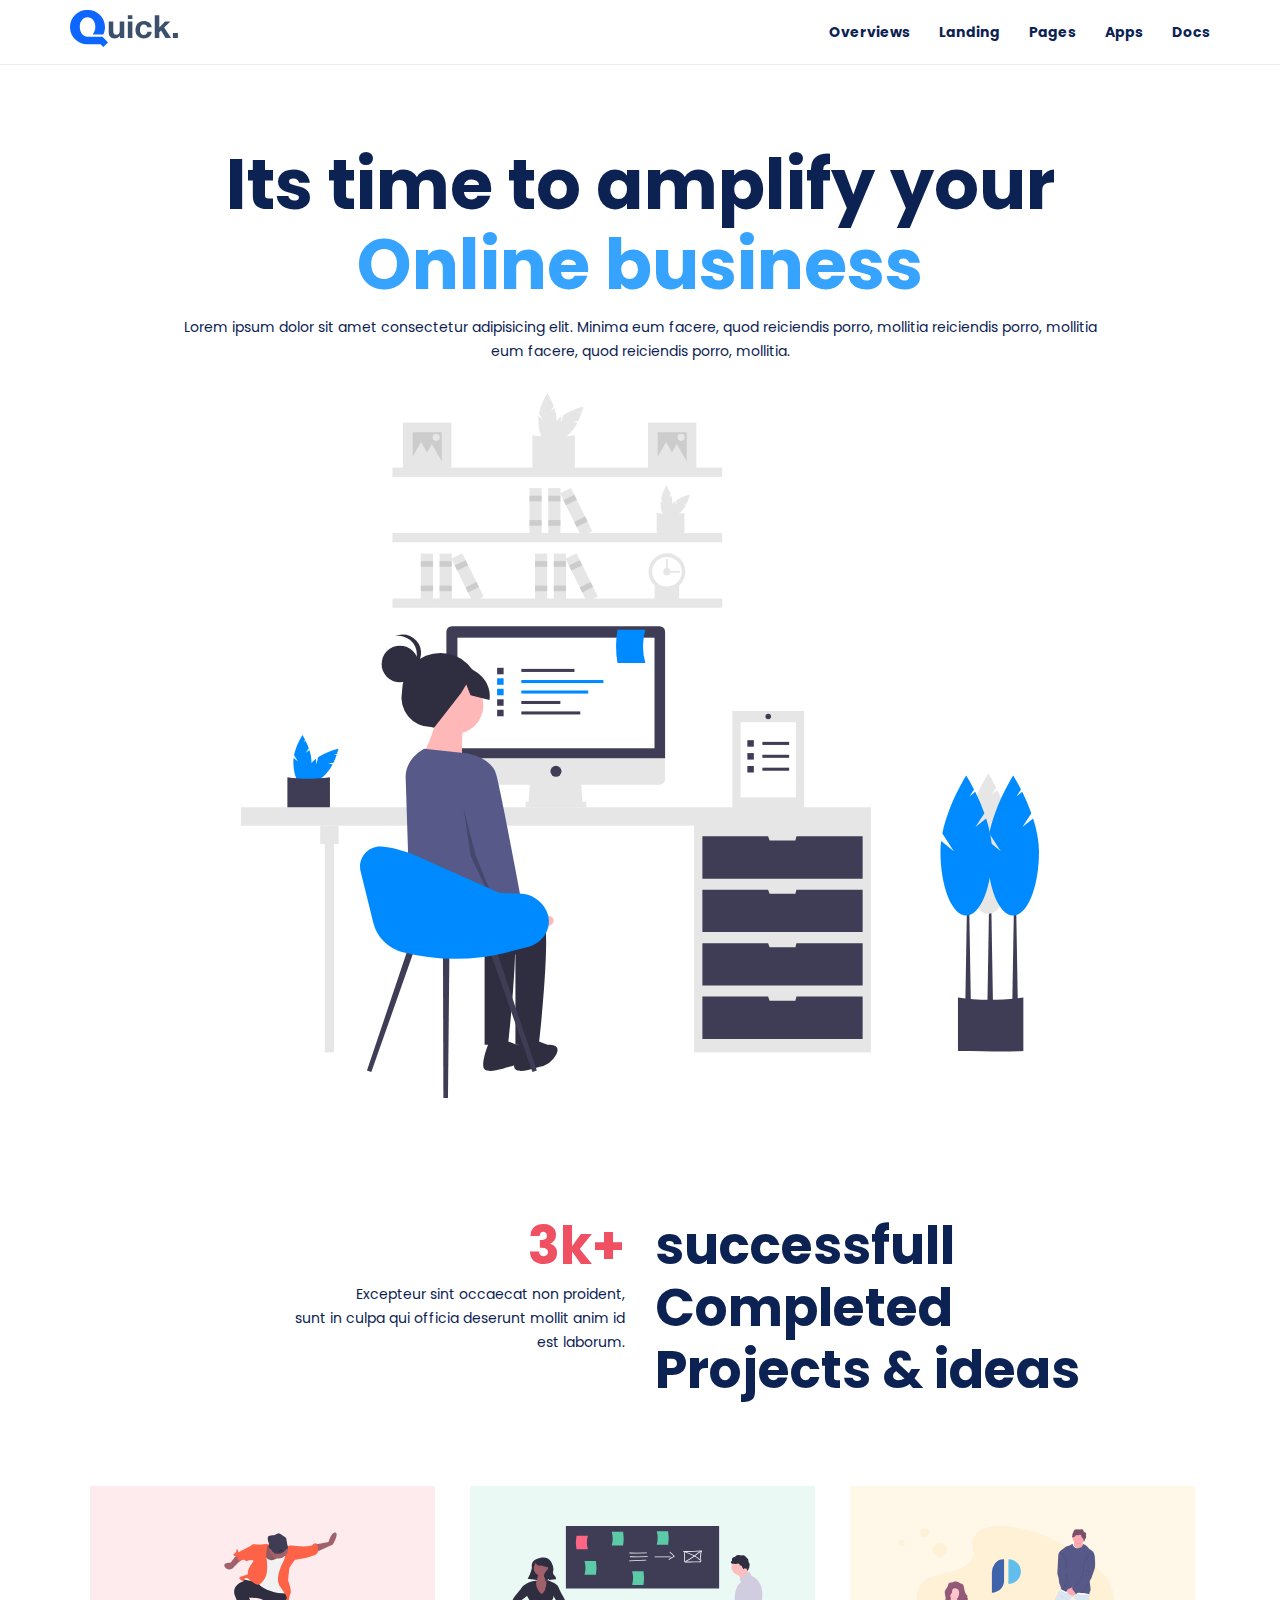
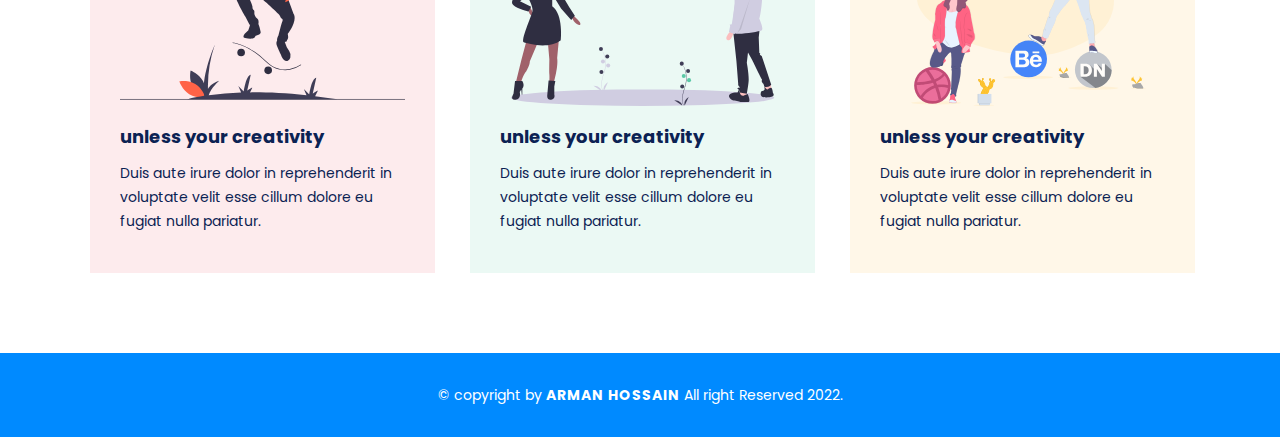
<file: index.html>
<!DOCTYPE html>
<html lang="en">
<head>
  <meta charset="UTF-8">
  <meta http-equiv="X-UA-Compatible" content="IE=edge">
  <meta name="viewport" content="width=device-width, initial-scale=1.0">
  <title>Quick | Home</title>
  <!--css linking from here-->
  <link rel="stylesheet" href="css/style.css">
  <!--gogle fonts linking-->
  <link href="https://fonts.googleapis.com/css2?family=Open+Sans:ital,wght@0,300;0,400;0,500;0,600;0,700;0,800;1,300;1,400;1,500;1,600;1,700;1,800&family=Poppins:wght@100;200;300;400;500;600;700;800;900&display=swap" rel="stylesheet">
</head>
<body>
     <header class="header">
      <div class="container">
      <div class="row">
        <div class="col-lg-3">
          <a href="index.html" class="logo">
            <img src="img/dark.svg" alt="">
          </a>
        </div>
          <div class="col-lg-9">
            <ul class="navbar">
              <li>
                <a href="about.html">Overviews</a>
              </li>
              <li>
                <a href="#">Landing</a>
              </li>
              <li>
                <a href="Pages.html">Pages</a>
              </li>
              <li>
                <a href="#">Apps</a>
              </li>
              <li>
                <a href="#">Docs</a>
              </li>
             
            </ul>
          </div>
      </div>
      </div>
     </header>
     <!--online-business section start-->
     <section class="online-business">
      <div class="container">
        <div class="row">
          <div class="col-lg-12">
            <h1>Its time to amplify your <br> <span>Online business</span></h1>
            <p>Lorem ipsum dolor sit amet consectetur adipisicing elit. Minima eum facere, quod reiciendis porro, mollitia reiciendis porro, mollitia<br> eum facere, quod reiciendis porro, mollitia.</p>
            <img src="img/illustration-1.svg" alt="" class="banner-img">
          </div>

        </div>
      </div>

     </section>
     <!--online-business section end-->

     <!--successfull section start-->
     <section class="successfull">
      <div class="container">
        <div class="row">
          <div class="col-lg-6">
           <div class="left-text">
              <h3>3k+</h3>
              <p>Excepteur sint occaecat non proident,<br> sunt in culpa qui officia deserunt mollit anim id <br> est laborum.</p>
           </div>
          </div>
          <div class="col-lg-6">
            <div class="right-text">
               <h3>successfull<br> Completed<br>Projects & ideas</h3>
            </div>
          </div>
        </div>
      </div>
     </section>
     <!--successfull section end-->
     <!--feature section start-->
     <section class="feature">
      <div class="container">
        <div class="row">
          <div class="col-lg-4">
            <div class="inner-feature cl1">
              <img src="img/illustration-5.svg" alt="">
              <h4>unless your creativity</h4>
              <p>Duis aute irure dolor in reprehenderit in <br> voluptate velit esse cillum dolore eu fugiat nulla pariatur.</p>
            </div>
          </div>
          <div class="col-lg-4">
            <div class="inner-feature cl2">
              <img src="img/illustration-6.svg" alt="">
              <h4>unless your creativity</h4>
              <p>Duis aute irure dolor in reprehenderit in <br> voluptate velit esse cillum dolore eu fugiat nulla pariatur.</p>
            </div>
            
        </div>
        <div class="col-lg-4">
          <div class="inner-feature cl3">
            <img src="img/illustration-7.svg" alt="">
            <h4>unless your creativity</h4>
            <p>Duis aute irure dolor in reprehenderit in <br> voluptate velit esse cillum dolore eu fugiat nulla pariatur.</p>
          </div>
      </div>
     </section>
     <!--feature section end-->

     <!--footer section start-->
     <footer class="footer">
      <div class="container">
        <div class="row">
          <div class="col-lg-12">
            <p>&copy; copyright by <a href="#">Arman Hossain</a>
            All right Reserved 2022.</p>

          </div>
        </div>
      </div>
     </footer>
     <!--footer section start-->
    
</body>
</html>
</file>
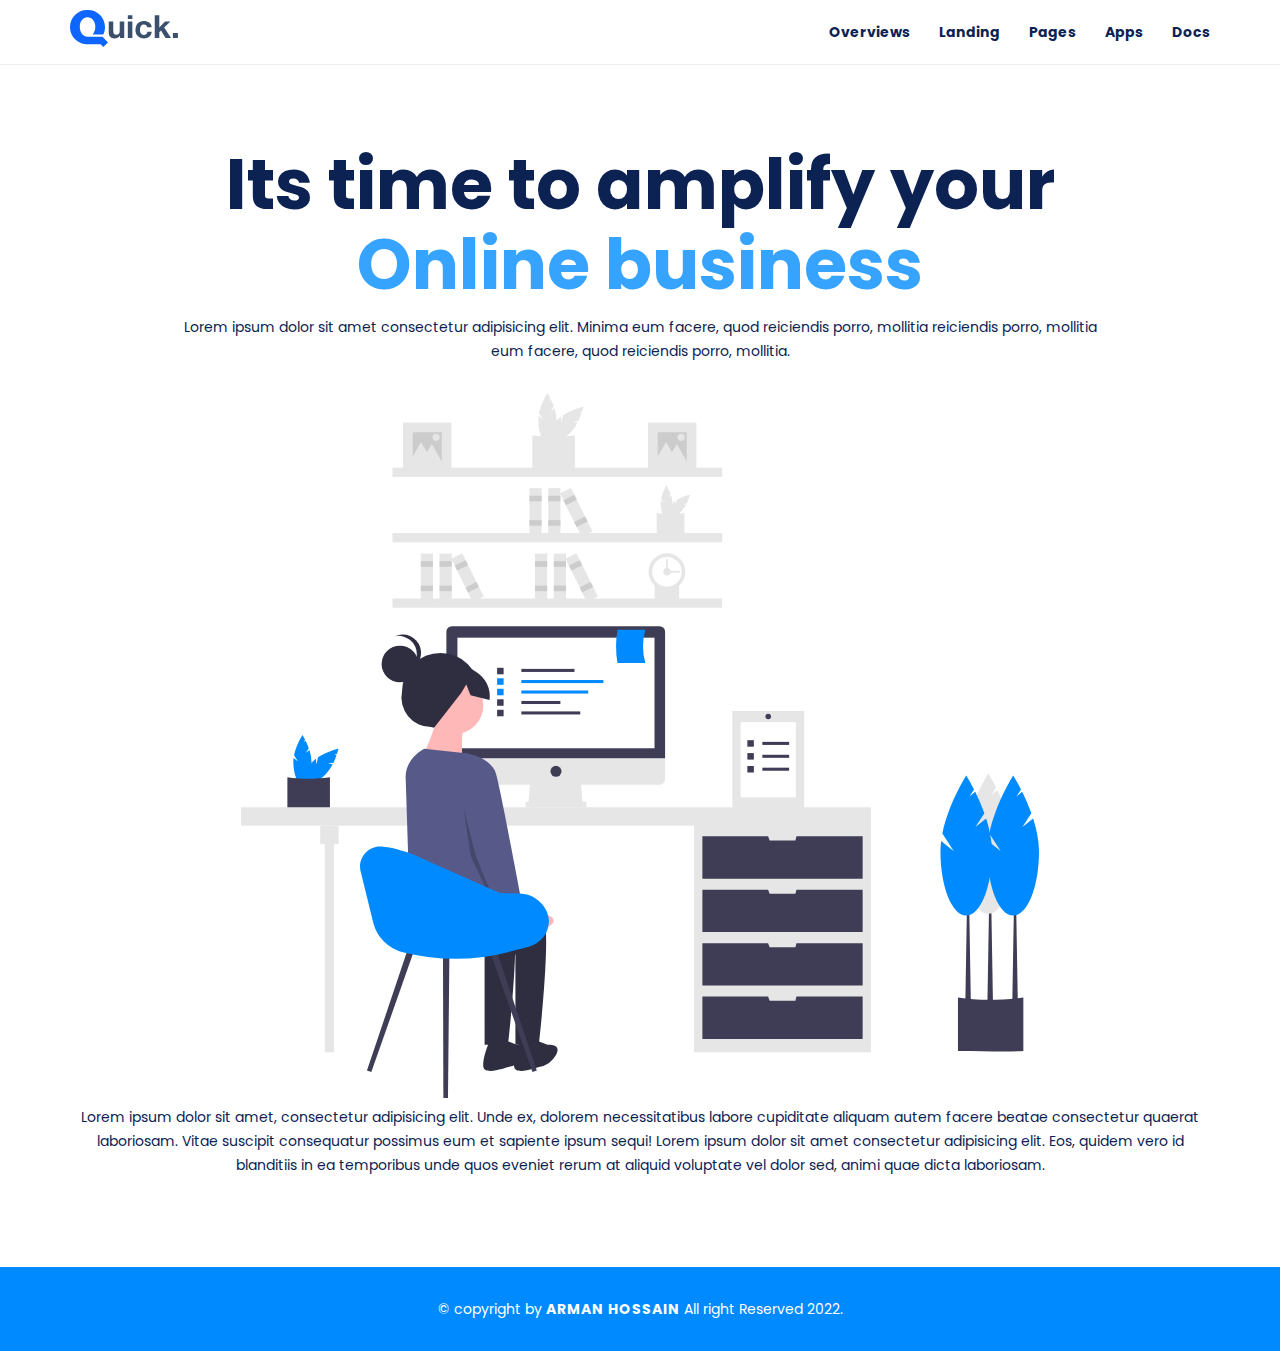
<file: about.html>
<!DOCTYPE html>
<html lang="en">
<head>
  <meta charset="UTF-8">
  <meta http-equiv="X-UA-Compatible" content="IE=edge">
  <meta name="viewport" content="width=device-width, initial-scale=1.0">
  <title>Overviews</title>
  <!--css linking from here-->
  <link rel="stylesheet" href="css/style.css">
  <!--gogle fonts linking-->
  <link href="https://fonts.googleapis.com/css2?family=Open+Sans:ital,wght@0,300;0,400;0,500;0,600;0,700;0,800;1,300;1,400;1,500;1,600;1,700;1,800&family=Poppins:wght@100;200;300;400;500;600;700;800;900&display=swap" rel="stylesheet">
</head>
<body>
     <header class="header">
      <div class="container">
      <div class="row">
        <div class="col-lg-3">
          <a href="index.html" class="logo">
            <img src="img/dark.svg" alt="">
          </a>
        </div>
          <div class="col-lg-9">
            <ul class="navbar">
              <li>
                <a href="about.html">Overviews</a>
              </li>
              <li>
                <a href="#">Landing</a>
              </li>
              <li>
                <a href="Pages.html">Pages</a>
              </li>
              <li>
                <a href="#">Apps</a>
              </li>
              <li>
                <a href="#">Docs</a>
              </li>
            </ul>
          </div>
      </div>
      </div>
     </header>
     <!--online-business section start-->
     <section class="online-business">
      <div class="container">
        <div class="row">
          <div class="col-lg-12">
            <h1>Its time to amplify your <br> <span>Online business</span></h1>
            <p>Lorem ipsum dolor sit amet consectetur adipisicing elit. Minima eum facere, quod reiciendis porro, mollitia reiciendis porro, mollitia<br> eum facere, quod reiciendis porro, mollitia.</p>
            <img src="img/illustration-1.svg" alt="" class="banner-img">

            <p>Lorem ipsum dolor sit amet, consectetur adipisicing elit. Unde ex, dolorem necessitatibus labore cupiditate aliquam autem facere beatae consectetur quaerat laboriosam. Vitae suscipit consequatur possimus eum et sapiente ipsum sequi! Lorem ipsum dolor sit amet consectetur adipisicing elit. Eos, quidem vero id blanditiis in ea temporibus unde quos eveniet rerum at aliquid voluptate vel dolor sed, animi quae dicta laboriosam.</p>
          </div>

        </div>
      </div>

     </section>
     <!--online-business section end-->
     <!--footer section start-->
     <footer class="footer">
      <div class="container">
        <div class="row">
          <div class="col-lg-12">
            <p>&copy; copyright by <a href="#">Arman hossain</a>
            All right Reserved 2022.</p>

          </div>
        </div>
      </div>
     </footer>
     <!--footer section end-->
</body>
</html>
</file>
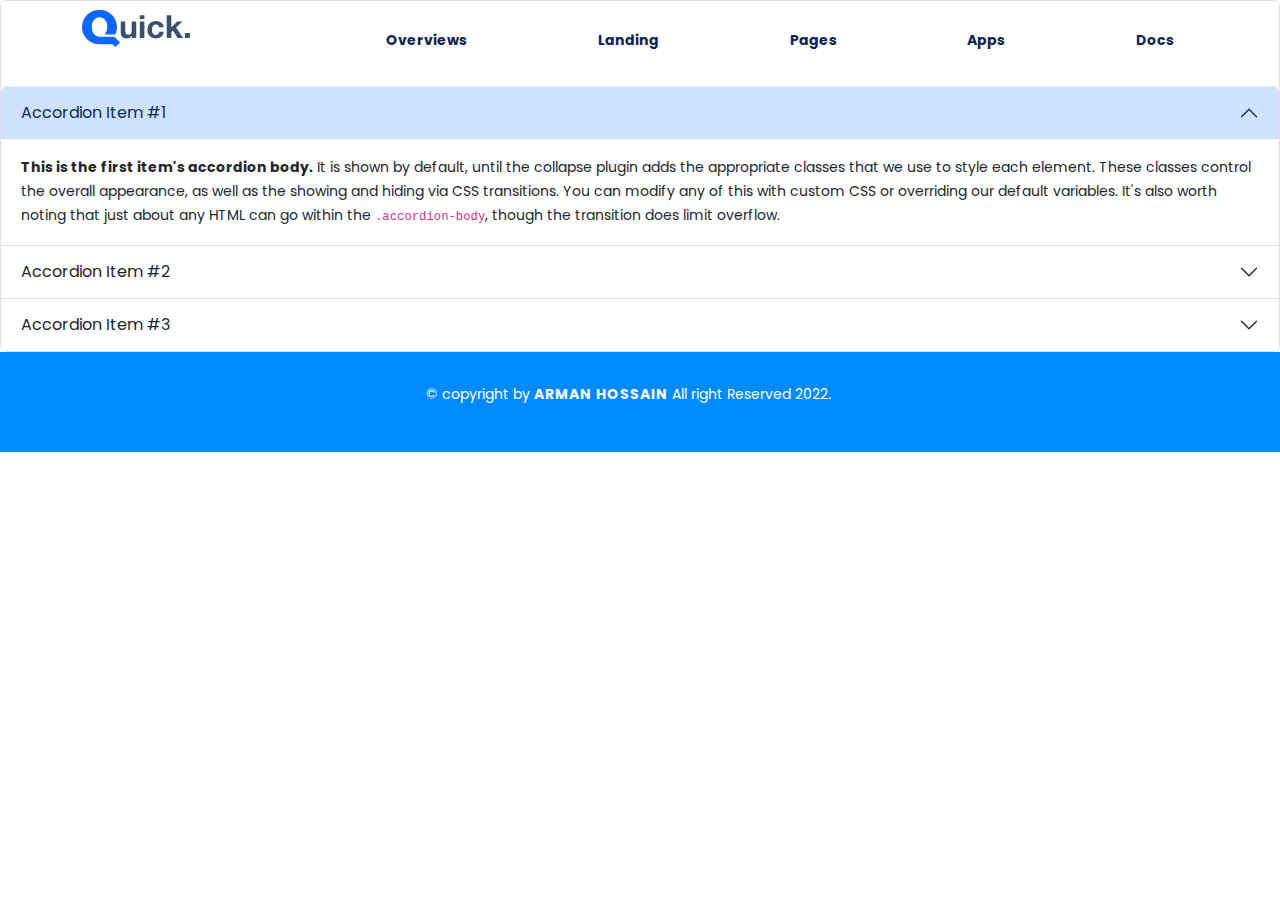
<file: Pages.html>
<!DOCTYPE html>
<html lang="en">
<head>
  <meta charset="UTF-8">
  <meta http-equiv="X-UA-Compatible" content="IE=edge">
  <meta name="viewport" content="width=device-width, initial-scale=1.0">
  <title>Pages</title>
  <!--bootstrap linking here-->
  <link href="https://cdn.jsdelivr.net/npm/bootstrap@5.2.1/dist/css/bootstrap.min.css" rel="stylesheet">
  <!--css linking from here-->
  <link rel="stylesheet" href="css/style.css">
  <!--gogle fonts linking-->
  <link href="https://fonts.googleapis.com/css2?family=Open+Sans:ital,wght@0,300;0,400;0,500;0,600;0,700;0,800;1,300;1,400;1,500;1,600;1,700;1,800&family=Poppins:wght@100;200;300;400;500;600;700;800;900&display=swap" rel="stylesheet">
</head> 
<body>
     <header class="header">
      <div class="container">
      <div class="row">
        <div class="col-lg-3">
          <a href="index.html" class="logo">
            <img src="img/dark.svg" alt="">
          </a>
        </div>
          <div class="col-lg-9">
            <ul class="navbar">
              <li>
                <a href="about.html">Overviews</a>
              </li>
              <li>
                <a href="#">Landing</a>
              </li>
              <li>
                <a href="Pages.html">Pages</a>
              </li>
              <li>
                <a href="#">Apps</a>
              </li>
              <li>
                <a href="#">Docs</a>
              </li>
            </ul>
          </div>
      </div>
      </div>
     </header>
     <div class="accordion" id="accordionExample">
      <div class="accordion-item">
        <h2 class="accordion-header" id="headingOne">
          <button class="accordion-button" type="button" data-bs-toggle="collapse" data-bs-target="#collapseOne" aria-expanded="true" aria-controls="collapseOne">
            Accordion Item #1
          </button>
        </h2>
        <div id="collapseOne" class="accordion-collapse collapse show" aria-labelledby="headingOne" data-bs-parent="#accordionExample">
          <div class="accordion-body">
            <strong>This is the first item's accordion body.</strong> It is shown by default, until the collapse plugin adds the appropriate classes that we use to style each element. These classes control the overall appearance, as well as the showing and hiding via CSS transitions. You can modify any of this with custom CSS or overriding our default variables. It's also worth noting that just about any HTML can go within the <code>.accordion-body</code>, though the transition does limit overflow.
          </div>
        </div>
      </div>
      <div class="accordion-item">
        <h2 class="accordion-header" id="headingTwo">
          <button class="accordion-button collapsed" type="button" data-bs-toggle="collapse" data-bs-target="#collapseTwo" aria-expanded="false" aria-controls="collapseTwo">
            Accordion Item #2
          </button>
        </h2>
        <div id="collapseTwo" class="accordion-collapse collapse" aria-labelledby="headingTwo" data-bs-parent="#accordionExample">
          <div class="accordion-body">
            <strong>This is the second item's accordion body.</strong> It is hidden by default, until the collapse plugin adds the appropriate classes that we use to style each element. These classes control the overall appearance, as well as the showing and hiding via CSS transitions. You can modify any of this with custom CSS or overriding our default variables. It's also worth noting that just about any HTML can go within the <code>.accordion-body</code>, though the transition does limit overflow.
          </div>
        </div>
      </div>
      <div class="accordion-item">
        <h2 class="accordion-header" id="headingThree">
          <button class="accordion-button collapsed" type="button" data-bs-toggle="collapse" data-bs-target="#collapseThree" aria-expanded="false" aria-controls="collapseThree">
            Accordion Item #3
          </button>
        </h2>
        <div id="collapseThree" class="accordion-collapse collapse" aria-labelledby="headingThree" data-bs-parent="#accordionExample">
          <div class="accordion-body">
            <strong>This is the third item's accordion body.</strong> It is hidden by default, until the collapse plugin adds the appropriate classes that we use to style each element. These classes control the overall appearance, as well as the showing and hiding via CSS transitions. You can modify any of this with custom CSS or overriding our default variables. It's also worth noting that just about any HTML can go within the <code>.accordion-body</code>, though the transition does limit overflow.
          </div>
        </div>
      </div>
    </div>

     <!-- </section> -->
     <!--online-business section end-->
     <!--footer section start-->
     <footer class="footer">
      <div class="container">
        <div class="row">
          <div class="col-lg-12">
            <p>&copy; copyright by <a href="#">Arman Hossain</a>
            All right Reserved 2022.</p>

          </div>
        </div>
      </div>
     </footer>
     <!--footer section end-->
      <!--bundle.min.js linking here-->
      <script src="https://cdn.jsdelivr.net/npm/bootstrap@5.2.1/dist/js/bootstrap.bundle.min.js"></script>
</body>
</html>
</file>
<file: css/style.css>
*{
  padding: 0px;
  margin: 0px;
}
body{
  font-family: 'Poppins', sans-serif;
  font-size: 14px;
  line-height: 24px;
}
h1, h2, h3, h4, h5, h6{
  font-family: 'Poppins', sans-serif;
}
a, a:hover{
  text-decoration: none;
}
.container{
  width: 1140px;
  margin: 0px auto;
}
.banner{
  width: 100%;
}
.row{
  width: 100%;
  float: left;
}
.col-lg-12{
  width: 100%;
  float: left;
}
.col-lg-4{
  width: 33.33%;
  float: left;
}
.col-lg-3{
  width: 25%;
  float: left;
}
.col-lg-6{
  width: 50%;
  float: left;
}
.col-lg-9{
  width: 75%;
  float: left;
}
/* header code start*/
.header{
  width: 100%;
  float: left;
  padding: 10px 0px;
  border-bottom: 1px solid #eee;
}
.header .logo{
  display: block;
  width: 100%;
}
.header .navbar{
  text-align: right;
  width: 100%;
  float: left;
}
.header .navbar li{
  list-style: none;
  display: inline-block;
  margin: 10px 0px 0px 0px;
}
.header .navbar li a{
  font-size: 14px;
  font-weight: 700;
  color: #0B2253;
  margin: 0px 0px 0px 25px;
  text-transform: capitalize;
}
.header .navbar li a:hover, .header .navbar li a:focus{
  color: #008AFF;
}
/* online-business code start*/
.online-business{
  width: 100%;
  float: left;
  padding: 80px 0px;
  text-align: center;
}
.online-business h1{
font-size: 70px;
line-height: 80px;
color: #0B2253;
margin: 0px 0px 10px;

}
.online-business h1 span{
  color: #36A3FF;
}
.online-business p{
    font-size: 14px;
    line-height: 24px;
    color: #0B2253;
    margin: 0px 0px 10px ;
}
.online-business .banner-img{
     width: 70%;
     margin: 20px 0px 0px;
}
/*successfull code start*/
.successfull{
  width: 100%;
  float: left;
  padding: 30px 0px 80px;
}
.successfull .left-text{
  width: 100%;
  float: left;
  text-align: right;
}
.successfull .left-text h3{
  font-size: 52px;
    line-height: 62px;
    color: #F05162;
    margin: 0px 15px 5px 0px ;
}
.successfull .left-text p{
  font-size: 14px;
  line-height: 24px;
  color: #0B2253;
  margin: 0px 15px 10px 0px;
}
.successfull .right-text{
  width: 100%;
  float: left;
}
.successfull .right-text h3{
  font-size: 52px;
    line-height: 62px;
    color: #0B2253;
    margin: 0px 0px 5px 15px ;
}
.feature{
  width: 100%;
  float: left;
  padding: 0PX 0PX 80PX;
}
.inner-feature{
  width: 75%;
  float: left;
  padding: 40px 30px;
  margin: 0px 20px;
}
.inner-feature h4{
  font-size: 18px;
  line-height: 28px;
  color: #0B2253;
  margin: 10px 0px 10px;
}
.inner-feature p{
  font-size: 14px;
  line-height: 24px;
  color: #0B2253;
}
.inner-feature img{
  width: 100%;
  height: 180px;
}
.cl1{
  background-color: #FDEBED;
  
}
.cl2{
  background-color: #EBF9F4;
  
}
.cl3{
  background-color: #FFF7E8;
  
}
.footer{
  width: 100%;
  float: left;
  padding: 30px 0px;
  background-color: #008AFF;
}

.footer p{
  font-size: 14px;
  line-height: 24px;
  color: #fff;
  text-align: center;
}

.footer p a{
  font-weight: 700;
  color: #fff;
  text-transform: uppercase;
  letter-spacing: 1px;
}

.footer p a:hover, .footer p a:focus{
  color: #000;
}



/* responsive css media code start*/

@media (min-width: 279px) and (max-width: 319px){
  .container{
    width: 100%;
    margin: 0px auto;
  }
  .row{
    width: 100%;
    float: left;
  }
  .col-lg-12{
    width: 100%;
    float: left;
  }
  .col-lg-4{
    width: 100%;
    float: left;
  }
  .col-lg-3{
    width: 100%;
    float: left;
  }
  .col-lg-6{
    width: 100%;
    float: left;
  }
  .col-lg-9{
    width: 100%;
    float: left;
  }
  .header .navbar li a{
    font-size: 11px;
    margin: 5px 0px 0px 9px;
    
  }
  .online-business h1{
    font-size: 28px;
    line-height: 38px;
  }
  .successfull .right-text h3{
    font-size: 28px;
    line-height: 38px;
  }
  .inner-feature{
    padding: 10px 20px;
    margin: 0px 10px 20px;
    width: 77%;
  }
}
@media (min-width: 320px) and (max-width: 480px){
  .container{
    width: 100%;
    margin: 0px auto;
  }
  .row{
    width: 100%;
    float: left;
  }
  .col-lg-12{
    width: 100%;
    float: left;
  }
  .col-lg-4{
    width: 100%;
    float: left;
  }
  .col-lg-3{
    width: 100%;
    float: left;
  }
  .col-lg-6{
    width: 100%;
    float: left;
  }
  .col-lg-9{
    width: 100%;
    float: left;
  }
  .header .navbar li a{
    font-size: 12px;
    margin: 5px 0px 0px 9px;
  }
  .online-business h1{
    font-size: 28px;
    line-height: 38px;
  }
  .successfull .right-text h3{
    font-size: 28px;
    line-height: 38px;
  }
  .inner-feature{
    padding: 10px 20px;
    margin: 0px 10px 20px;
    width: 85%;
  }

}
@media (min-width: 481px) and (max-width: 767px){
  .container{
    width: 90%;
    margin: 0px auto;
  }
  .row{
    width: 100%;
    float: left;
  }
  .col-lg-12{
    width: 100%;
    float: left;
  }
  .col-lg-4{
    width: 100%;
    float: left;
  }
  .col-lg-3{
    width: 100%;
    float: left;
  }
  .col-lg-6{
    width: 100%;
    float: left;
  }
  .col-lg-9{
    width: 100%;
    float: left;
  }
  .header .navbar li a{
    font-size: 12px;
    margin: 5px 0px 0px 20px;
  }
  .online-business h1{
    font-size: 28px;
    line-height: 38px;
  }
  .successfull .right-text h3{
    font-size: 28px;
    line-height: 38px;
  }
  .inner-feature{
    padding: 10px 20px;
    margin: 0px 10px 20px;
    width: 95%;
  }
 
}
@media (min-width: 768px) and (max-width: 1024px){

  .container{
    width: 90%;
    margin: 0px auto;
  }
  .row{
    width: 100%;
    float: left;
  }
  .col-lg-12{
    width: 100%;
    float: left;
  }
  .col-lg-4{
    width: 100%;
    float: left;
  }
  .col-lg-3{
    width: 100%;
    float: left;
  }
  .col-lg-6{
    width: 100%;
    float: left;
  }
  .col-lg-9{
    width: 100%;
    float: left;
  }
  
  .header .navbar li a {
    font-size: 14px;
    margin: 5px 0px 0px 25px;
}
  .online-business h1{
    font-size: 50px;
    line-height: 60px;
  }
  .successfull .right-text h3{
    font-size: 50px;
    line-height: 60px;
  }
  .inner-feature{
    padding: 10px 20px;
    margin: 0px 10px 20px;
    width: 95%;
  }
 
}



/* responsive css media code end*/
</file>
